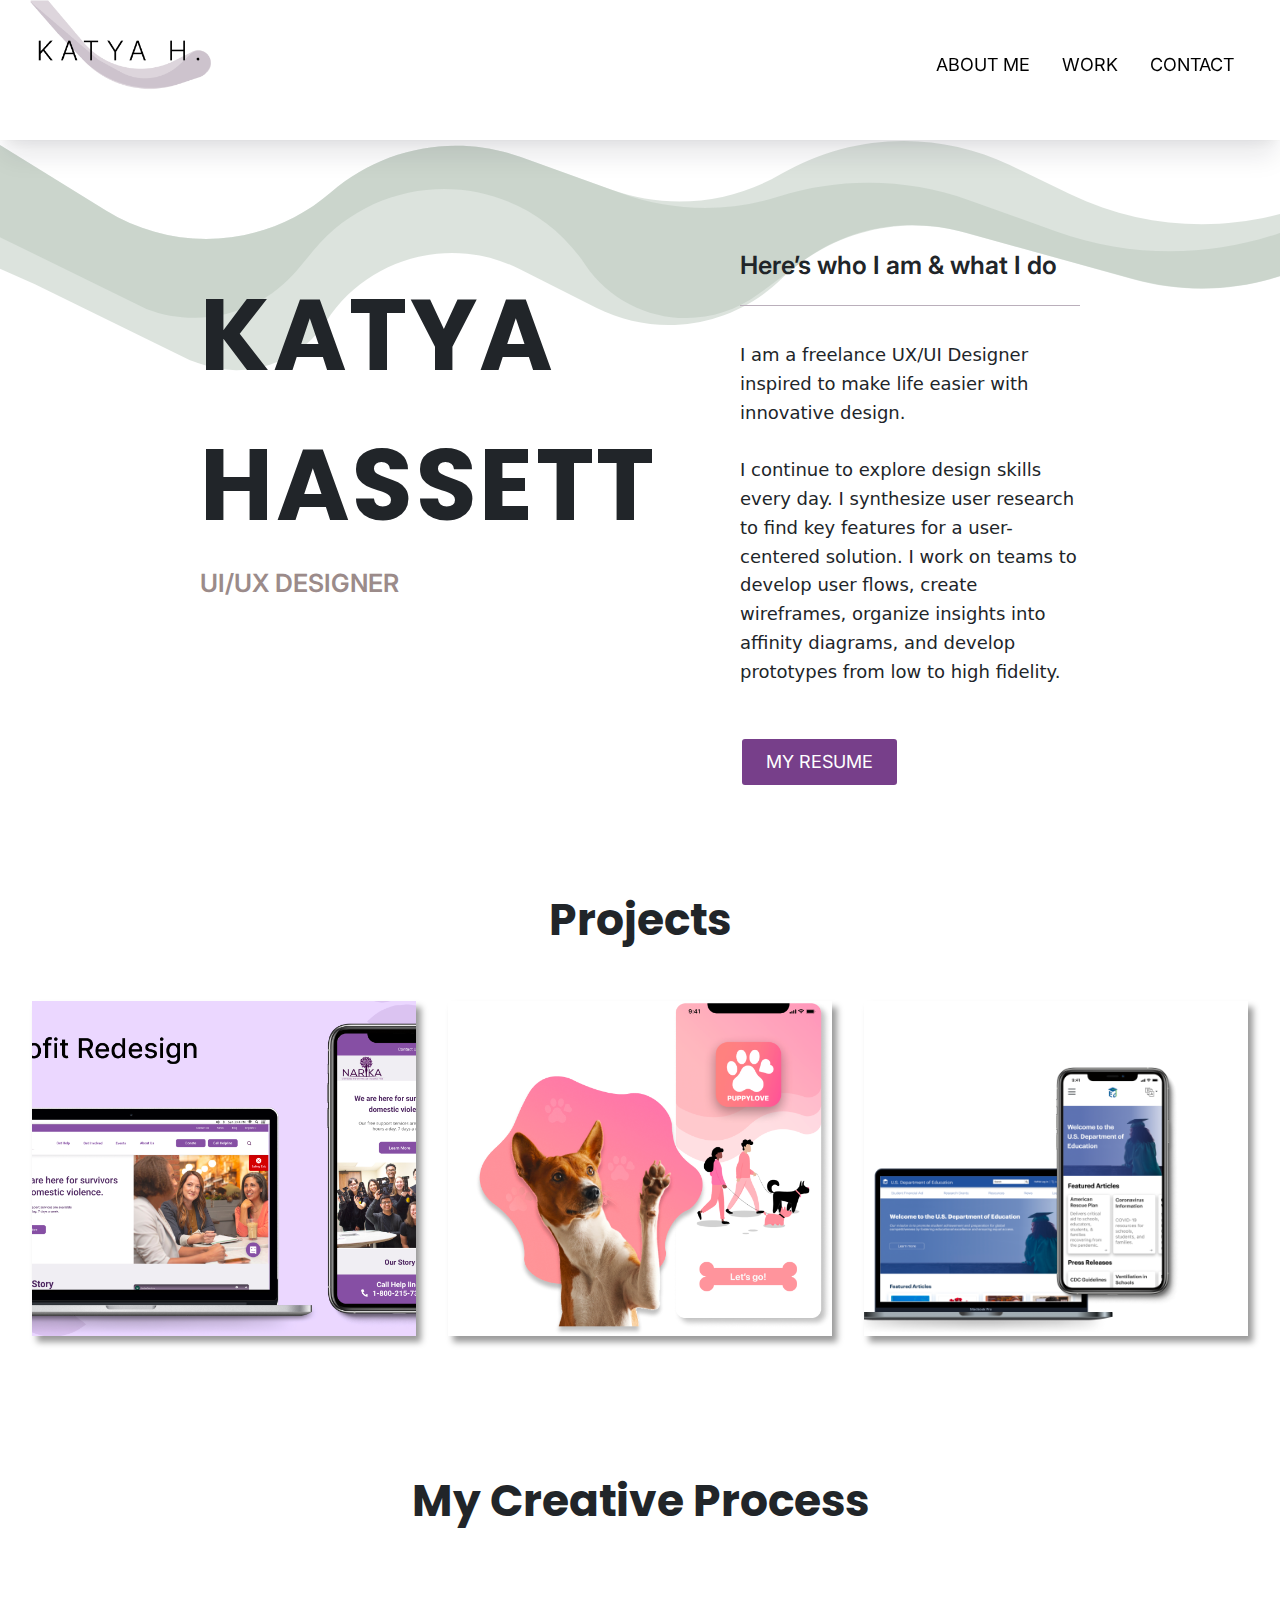
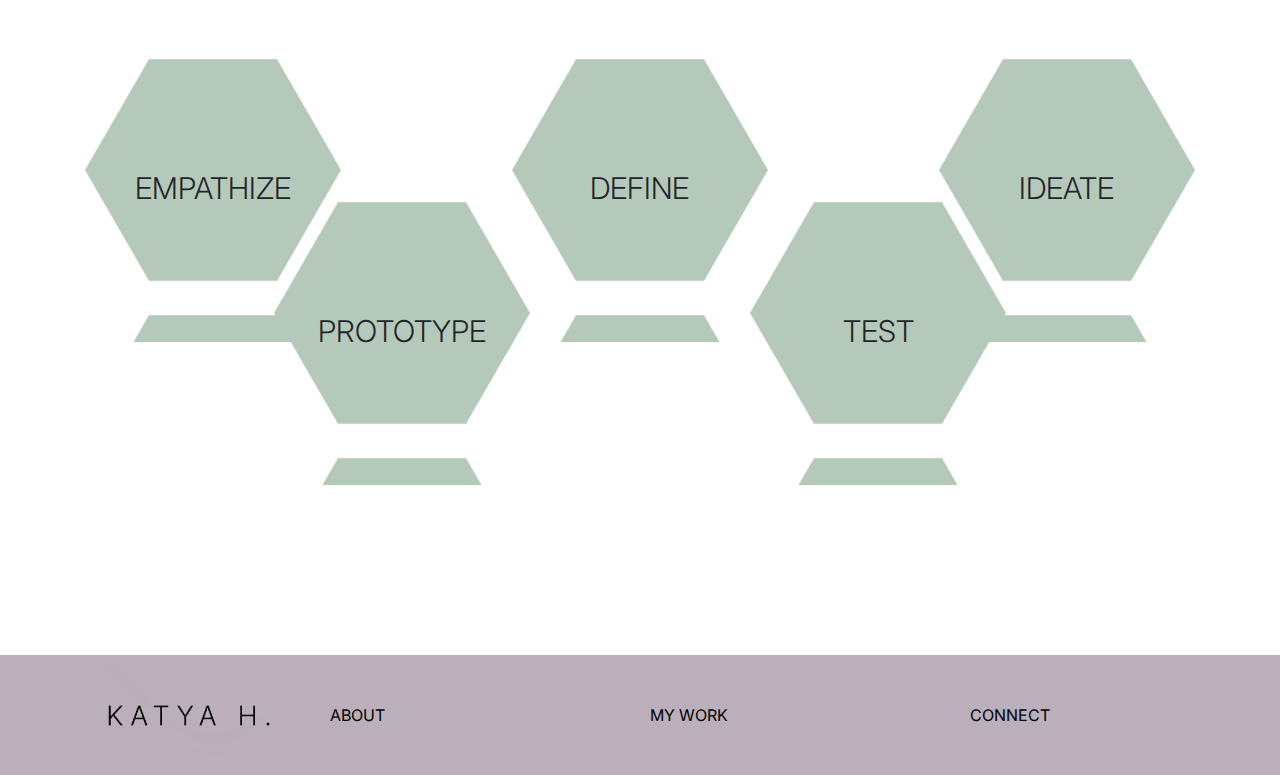
<file: index.html>
<!DOCTYPE html>
<html>
    <head>
        <!-- Hotjar Tracking Code for https://khassett.github.io/UX_UI_HW_19/ -->
        <script>
            (function(h,o,t,j,a,r){
                h.hj=h.hj||function(){(h.hj.q=h.hj.q||[]).push(arguments)};
                h._hjSettings={hjid:2641398,hjsv:6};
                a=o.getElementsByTagName('head')[0];
                r=o.createElement('script');r.async=1;
                r.src=t+h._hjSettings.hjid+j+h._hjSettings.hjsv;
                a.appendChild(r);
            })(window,document,'https://static.hotjar.com/c/hotjar-','.js?sv=');
        </script>
        <meta name="viewport" content="width=device-width, initial-scale=1">
        <link rel="stylesheet" href="https://stackpath.bootstrapcdn.com/bootstrap/4.3.1/css/bootstrap.min.css" integrity="sha384-ggOyR0iXCbMQv3Xipma34MD+dH/1fQ784/j6cY/iJTQUOhcWr7x9JvoRxT2MZw1T" crossorigin="anonymous">
        <script src="https://ajax.googleapis.com/ajax/libs/jquery/3.5.1/jquery.min.js"></script>
        <script src="js/index.js"></script>

        <title>Katya Hassett</title>
        <link rel="stylesheet" href="style.css">
        <link rel="preconnect" href="https://fonts.googleapis.com">
        <link rel="preconnect" href="https://fonts.gstatic.com" crossorigin>
        <link href="https://fonts.googleapis.com/css2?family=Poppins:wght@400;700&display=swap" rel="stylesheet">
        <link rel="preconnect" href="https://fonts.googleapis.com">
        <link rel="preconnect" href="https://fonts.gstatic.com" crossorigin>
        <link href="https://fonts.googleapis.com/css2?family=Inter:wght@300;400;500;600;700&display=swap" rel="stylesheet">
    </head>

    <body class="mysite">
        <header id="navbar" class="navbar sticky-top navbar navbar-light nav" style="background-color: #ffffff";>
            <a href="index.html">
                <img id ="logo" src="./images/logo.png" alt="Katya H. Logo">
            </a>

            <ul class="main-nav nav-items">
                <li class="nav-li"><a href="aboutme.html">ABOUT ME</a></li>
                <li class="nav-li"><a href="myWork.html">WORK</a></li>
                <li class="nav-li"><a href="contact.html">CONTACT</a></li>
            </ul>
        </header> 
        <main class="main-content">
            <div class="swirl"> 
                <svg height="500" width="100%" left="109px" position="absolute" fill="none" xmlns="http://www.w3.org/2000/svg">
                 <path opacity="0.5" d="M-635.546 -806.524L-600.464 -797.242C-524.139 -777.048 -494.987 -684.147 -546.091 -623.966C-564.326 -602.493 -573.39 -574.713 -571.328 -546.617L-530.932 3.82957C-529.333 25.6133 -523.881 46.9405 -514.829 66.8188C-483.574 135.454 -416.501 174.691 -347.272 174.962C-323.124 143.686 -281.341 130.344 -243.001 142.946L-222.844 129.457C-155.665 84.5042 -68.4273 82.9039 0.355499 125.363L105.905 190.518C176.856 234.316 268.036 226.934 331.017 172.294C383.183 127.037 455.743 113.524 520.703 136.969L610.84 169.501C667.039 189.784 729.334 184.155 780.987 154.124C851.05 113.389 936.742 110.006 1009.8 145.089L1069.78 173.891C1208.52 240.518 1367.6 192.579 1450.83 76.5283C1454.19 63.7051 1456.61 50.4302 1458 36.7646L1480.3 -507.457L1452.62 -579.404C1436.49 -621.326 1401.56 -653.204 1358.35 -665.444L1181.42 -715.552C1047.68 -753.429 1076.8 -950.815 1215.78 -948.464C1255.84 -947.786 1292.86 -926.94 1314.22 -893.033L1428.93 -710.891C1465.44 -652.918 1483.49 -585.224 1480.68 -516.769L1480.3 -507.457L1523.56 -395.01C1547.64 -332.418 1552.58 -264.081 1537.73 -198.68L1500.38 -34.0958C1490.98 7.31252 1473.79 44.5124 1450.83 76.5283C1415.08 213.021 1272.93 298.347 1132.11 259.029L965.253 212.443C910.899 197.267 852.614 206.936 806.072 238.851L803.864 240.364C795.97 245.777 788.576 251.884 781.768 258.612C732.617 307.184 657.934 318.933 596.244 287.798L519.504 249.067C451.22 214.603 367.94 237.083 326.274 301.226C298.693 343.685 245.217 361.133 197.902 343.112L189.5 339.912L35 264.132L-234.518 146.189C-237.321 144.962 -240.152 143.882 -243.001 142.946L-244.178 143.733C-276.13 165.113 -311.981 175.101 -347.272 174.962C-351.553 180.507 -355.279 186.615 -358.335 193.242C-385.604 252.398 -463.111 266.927 -509.955 221.665L-589.72 144.592C-638.559 97.4022 -655.335 26.0364 -632.637 -37.9698L-570.357 -213.588C-543.804 -288.465 -584.027 -370.531 -659.475 -395.415C-704.349 -410.215 -738.886 -446.421 -751.553 -491.943L-794.337 -645.696C-821.315 -742.649 -732.834 -832.264 -635.546 -806.524Z" fill="#B9C8BC"/>
                <path opacity="0.5" d="M-635.546 -806.524L-600.464 -797.242C-524.139 -777.048 -494.987 -684.147 -546.091 -623.966C-564.326 -602.493 -573.39 -574.713 -571.328 -546.617L-530.932 3.82957C-529.333 25.6133 -523.881 46.9405 -514.829 66.8188C-483.758 135.05 -417.289 174.228 -348.494 174.954C-324.246 139.016 -278.47 122.728 -236.15 136.887L-234.681 137.378L-222.844 129.457C-155.665 84.5042 -68.4273 82.9039 0.355499 125.363L105.905 190.518C176.856 234.316 268.036 226.934 331.017 172.294C383.183 127.037 455.743 113.524 520.703 136.969L621.23 173.251C672.004 191.576 727.387 192.735 778.883 176.551C840.926 157.052 907.639 158.348 968.878 180.241L1056.19 211.456C1205 264.656 1363.96 207.209 1448.2 85.7129C1452.94 70.0766 1456.26 53.7215 1458 36.7646L1480.3 -507.457L1452.62 -579.404C1436.49 -621.326 1401.56 -653.204 1358.35 -665.444L1181.42 -715.552C1047.68 -753.429 1076.8 -950.815 1215.78 -948.464C1255.84 -947.786 1292.86 -926.94 1314.22 -893.033L1428.93 -710.891C1465.44 -652.918 1483.49 -585.224 1480.68 -516.769L1480.3 -507.457L1523.56 -395.01C1547.64 -332.418 1552.58 -264.081 1537.73 -198.68L1499.95 -32.2079C1490.02 11.552 1472.12 51.2145 1448.2 85.7129C1408.69 216.129 1270.75 296.538 1133.64 258.956L959.83 211.318C916.788 199.52 870.523 204.165 830.553 224.02C821.26 228.635 812.308 234.108 803.974 240.287L758.394 274.082C702.636 315.422 623.645 301.795 584.961 244.163C521.961 150.302 386.515 143.153 313.984 229.861L297.449 249.629C260.673 293.593 200.064 309.401 146.5 289L-7.99998 213.22L-234.681 137.378L-244.178 143.733C-276.499 165.36 -312.809 175.33 -348.494 174.954C-351.423 179.295 -354.038 183.923 -356.295 188.818C-384.562 250.137 -464.902 265.197 -513.458 218.28L-589.72 144.592C-638.559 97.4022 -655.335 26.0364 -632.637 -37.9698L-570.357 -213.588C-543.804 -288.465 -584.027 -370.531 -659.475 -395.415C-704.349 -410.215 -738.886 -446.421 -751.553 -491.943L-794.337 -645.696C-821.315 -742.649 -732.834 -832.264 -635.546 -806.524Z" fill="#B9C8BC"/>
                </svg>
            </div>
                    
            <section class="wrapper">
                <div class="content-left">
                    <h1>KATYA HASSETT</h1>
                    <h2 id ="myTitle">UI/UX DESIGNER</h2>
                </div>
                <div class="content-right">
                    <h2 class="intro">Here’s who I am & what I do</h2>
                    <p>I am a freelance UX/UI Designer inspired to make life easier with <b>innovative design.</b><br/><br/>
                        I continue to explore design skills every day. I synthesize user research to find key features for a user-centered solution. I work on teams to develop user flows, create wireframes, organize insights into affinity diagrams, and develop prototypes from low to high fidelity. 
                    </p>
                    <button class="btn-cta">MY RESUME</button>
                </div>
            </section>

           

            <div class="container-projects">

                <div class="hp-projects text-center">
                    <h4>Projects</h4>
                </div>
            
                <div class="gallery">
            
                    <div class="gallery-item">
                        <img class="gallery-image" src="./images/narika.png" alt="person writing in a notebook beside by an iPad, laptop, printed photos, spectacles, and a cup of coffee on a saucer">
                    </div>
            
                    <div class="gallery-item">
                        <img class="gallery-image" src="./images/PuppyLove.png" alt="sunset behind San Francisco city skyline">
                    </div>
            
                    <div class="gallery-item">
                        <img class="gallery-image" src="./images/edgov.png" alt="people holding umbrellas on a busy street at night lit by street lights and illuminated signs in Tokyo, Japan">
                    </div>
            
                </div>
            
            </div>

            <div class="creative-process text-center">
                <h4>My Creative Process</h4>
            </div>

            <div class="wrapper-hex">
                <div class="hex-row1">
                    <div class="hex-col hex">
                        <h3 class="w-100">EMPATHIZE</h3>
                    </div>
                
                    <div class="hex-col hex">
                        <h3 class="w-100">DEFINE</h3>
                    </div>
                
                    <div class="hex-col hex">
                        <h3 class="w-100">IDEATE</h3>
                    </div>
                </div>

                <div class="hex-row2">
                    <div class="hex-col hex hex-row2-col1">
                        <h3 class="w-100">PROTOTYPE</h3>
                    </div>

                    <div class="hex-col hex">
                        <h3 class="w-100">TEST</h3>
                    </div>
                </div>
            </div>
        

        </main>

        <footer class="wrapper footer">
            <div class="footer-col">
                <a href="index.html">
                    <img class="logo-footer" id ="logo" src="./images/logo-footer.png" alt="Katya H. Logo">
                </a>
            </div>
            <div class="footer-col">
                <a>About</a> 
            </div>
            <div class="footer-col">
                <a>My Work</a> 
            </div><div class="footer-col">
                <a>Connect</a> 
            </div>
            
    
        </footer>

    </body>

</html>
</file>
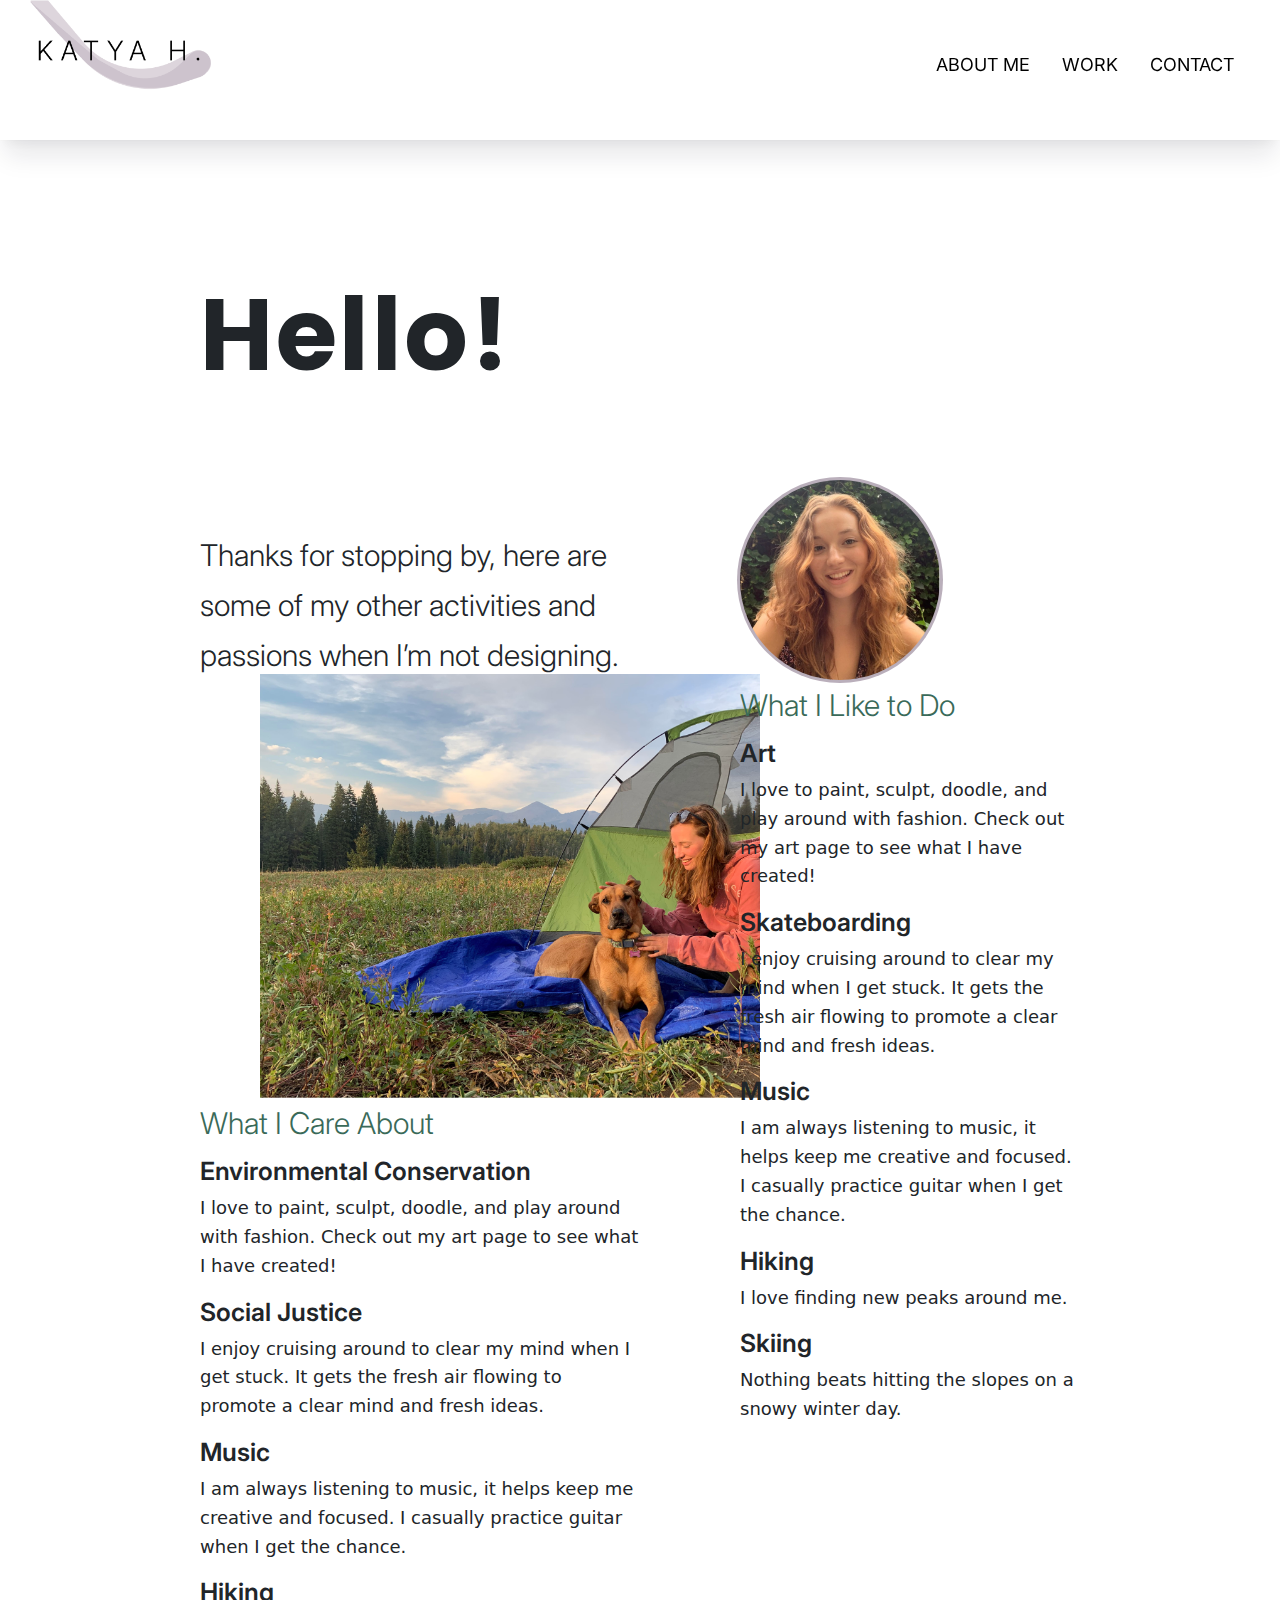
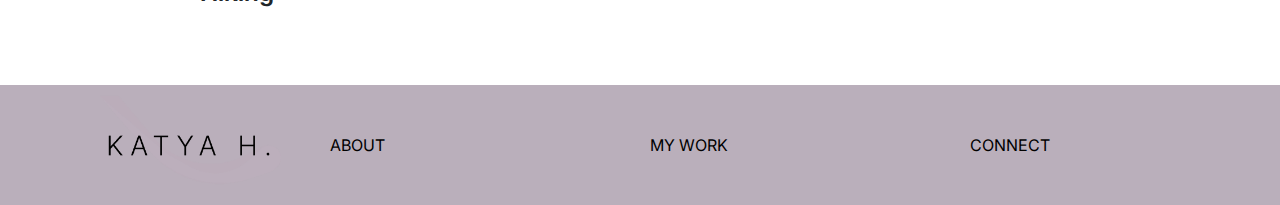
<file: aboutme.html>
<!DOCTYPE html>
<html>
    <head>
        <!-- Hotjar Tracking Code for https://khassett.github.io/UX_UI_HW_19/ -->
        <script>
            (function(h,o,t,j,a,r){
                h.hj=h.hj||function(){(h.hj.q=h.hj.q||[]).push(arguments)};
                h._hjSettings={hjid:2641398,hjsv:6};
                a=o.getElementsByTagName('head')[0];
                r=o.createElement('script');r.async=1;
                r.src=t+h._hjSettings.hjid+j+h._hjSettings.hjsv;
                a.appendChild(r);
            })(window,document,'https://static.hotjar.com/c/hotjar-','.js?sv=');
        </script>
        <meta name="viewport" content="width=device-width, initial-scale=1">
        <link rel="stylesheet" href="https://stackpath.bootstrapcdn.com/bootstrap/4.3.1/css/bootstrap.min.css" integrity="sha384-ggOyR0iXCbMQv3Xipma34MD+dH/1fQ784/j6cY/iJTQUOhcWr7x9JvoRxT2MZw1T" crossorigin="anonymous">
        <script src="https://ajax.googleapis.com/ajax/libs/jquery/3.5.1/jquery.min.js"></script>
        <script src="js/index.js"></script>

        <title>Katya Hassett</title>
        <link rel="stylesheet" href="style.css">
        <link rel="preconnect" href="https://fonts.googleapis.com">
        <link rel="preconnect" href="https://fonts.gstatic.com" crossorigin>
        <link href="https://fonts.googleapis.com/css2?family=Poppins:wght@400;700&display=swap" rel="stylesheet">
        <link rel="preconnect" href="https://fonts.googleapis.com">
        <link rel="preconnect" href="https://fonts.gstatic.com" crossorigin>
        <link href="https://fonts.googleapis.com/css2?family=Inter:wght@300;400;500;600;700&display=swap" rel="stylesheet">
    </head>

    <body class="mysite">
        <header class="navbar sticky-top navbar navbar-light nav" style="background-color: #ffffff";>
            <a href="index.html">
                <img id ="logo" src="./images/logo.png" alt="Katya H. Logo">
            </a>

            <ul class="main-nav nav-items">
                <li class="nav-li"><a href="aboutme.html">ABOUT ME</a></li>
                <li class="nav-li"><a href="myWork.html">WORK</a></li>
                <li class="nav-li"><a href="contact.html">CONTACT</a></li>
            </ul>
        </header>

        <main>
            <div>
                <h1 class="h1-placement">Hello!</h1>
            </div>
            
            <section class="wrapper">
                <div class="content-left">
                    <div>
                        <h3>Thanks for stopping by, here are some of my other activities and passions when I’m not designing. </h3>
                    </div>
                    <img class="work-img1" src="./images/camping-pic.png" alt="Camping">
                        <div>
                            <h3 style="color:#3A6A59";>What I Care About</h3>
                        </div> 
                            <h2>Environmental Conservation</h2>
                            <p>I love to paint, sculpt, doodle, and play around with fashion. Check out my art page to see what I have created!</p>
                            <h2>Social Justice</h2>
                            <p>I enjoy cruising around to clear my mind when I get stuck. It gets the fresh air flowing to promote a clear mind and fresh ideas.</p>
                            <h2>Music</h2>
                            <p>I am always listening to music, it helps keep me creative and focused. I casually practice guitar when I get the chance.</p>
                            <h2>Hiking</h2>
                            
                </div>

                <div class="content-right">
                    <div>
                       <img class="image" src="./images/profile.png" alt="Profile Image">
                    </div>
                        <div>
                            <h3 style="color:#3A6A59";>What I Like to Do</h3>
                        </div> 
                            <h2>Art</h2>
                            <p>I love to paint, sculpt, doodle, and play around with fashion. Check out my art page to see what I have created!</p>
                            <h2>Skateboarding</h2>
                            <p>I enjoy cruising around to clear my mind when I get stuck. It gets the fresh air flowing to promote a clear mind and fresh ideas.</p>
                            <h2>Music</h2>
                            <p>I am always listening to music, it helps keep me creative and focused. I casually practice guitar when I get the chance.</p>
                            <h2>Hiking</h2>
                            <p>I love finding new peaks around me.</p>
                            <h2>Skiing</h2>
                            <p>Nothing beats hitting the slopes on a snowy winter day.</p>
                                       
                </div>




        </main>

        <footer class="wrapper footer">
            <div class="footer-col">
                <a href="index.html">
                    <img class="logo-footer" id ="logo" src="./images/logo-footer.png" alt="Katya H. Logo">
                </a>
            </div>
            <div class="footer-col">
                <a>About</a> 
            </div>
            <div class="footer-col">
                <a>My Work</a> 
            </div><div class="footer-col">
                <a>Connect</a> 
            </div>
            
    
        </footer>
    
    </body>
</file>
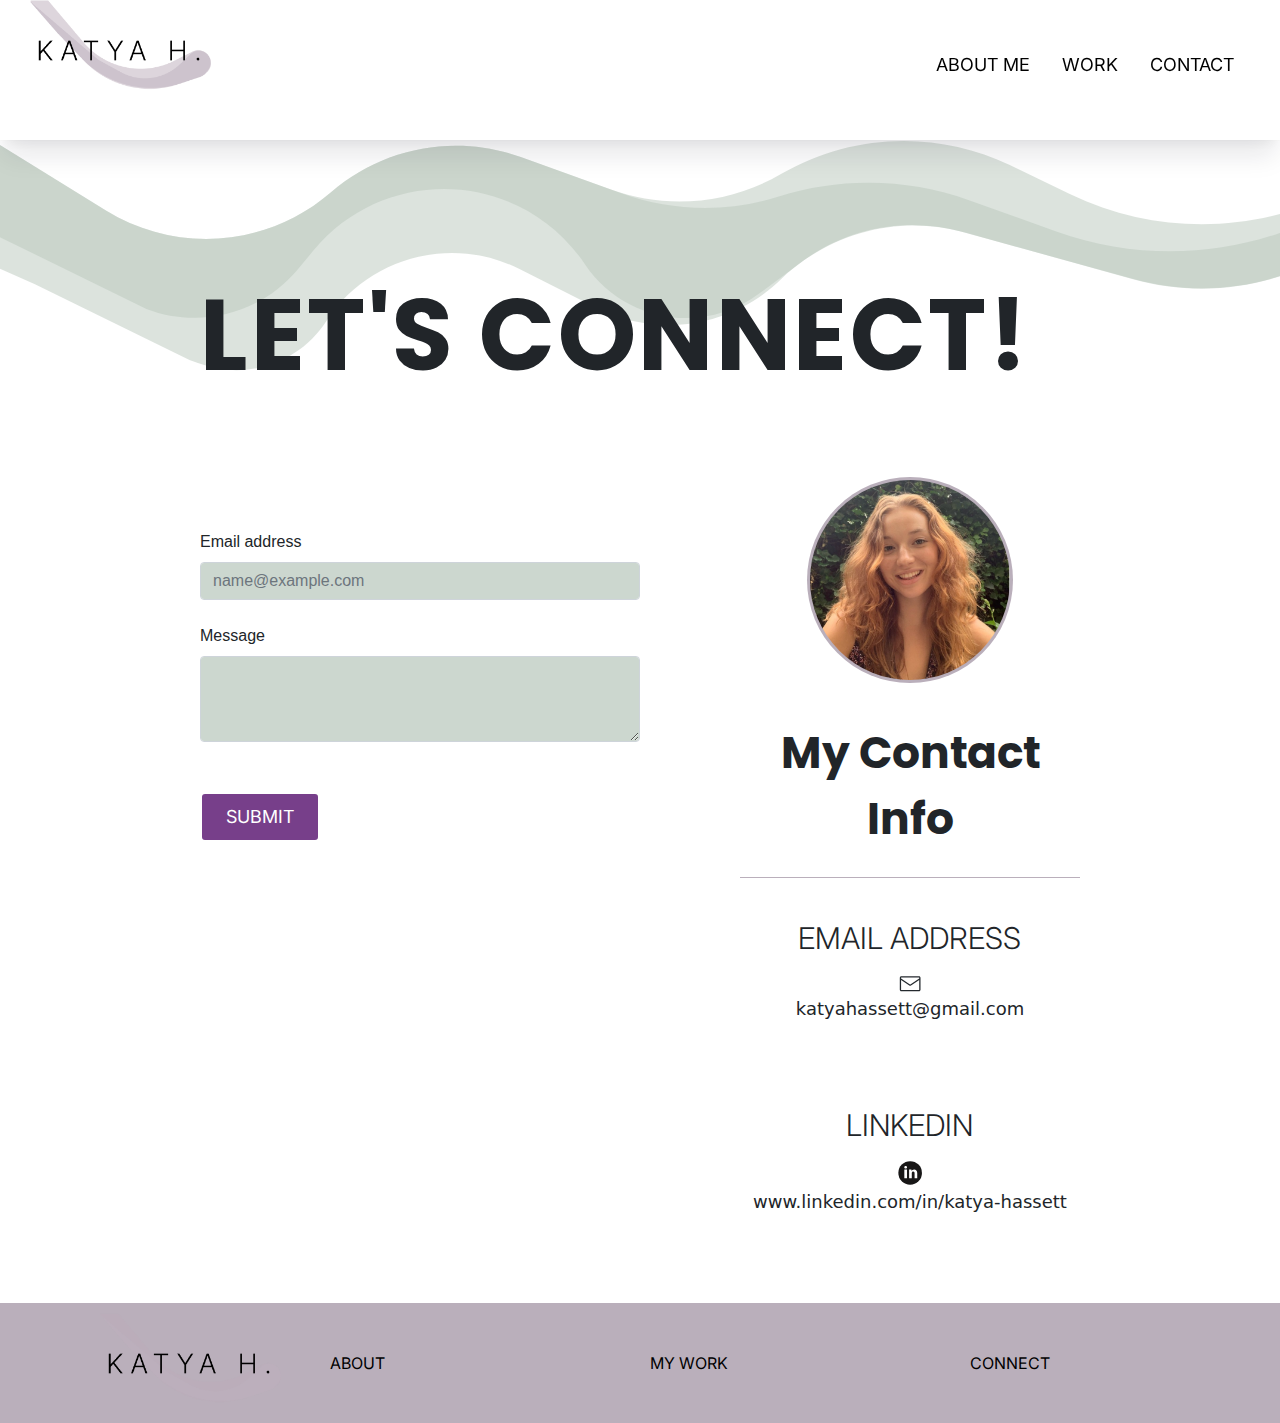
<file: contact.html>
<!DOCTYPE html>
<html>
    <head>
        <!-- Hotjar Tracking Code for https://khassett.github.io/UX_UI_HW_19/ -->
        <script>
            (function(h,o,t,j,a,r){
                h.hj=h.hj||function(){(h.hj.q=h.hj.q||[]).push(arguments)};
                h._hjSettings={hjid:2641398,hjsv:6};
                a=o.getElementsByTagName('head')[0];
                r=o.createElement('script');r.async=1;
                r.src=t+h._hjSettings.hjid+j+h._hjSettings.hjsv;
                a.appendChild(r);
            })(window,document,'https://static.hotjar.com/c/hotjar-','.js?sv=');
        </script>
        <meta name="viewport" content="width=device-width, initial-scale=1">
        <link rel="stylesheet" href="https://stackpath.bootstrapcdn.com/bootstrap/4.3.1/css/bootstrap.min.css" integrity="sha384-ggOyR0iXCbMQv3Xipma34MD+dH/1fQ784/j6cY/iJTQUOhcWr7x9JvoRxT2MZw1T" crossorigin="anonymous">
        <script src="https://ajax.googleapis.com/ajax/libs/jquery/3.5.1/jquery.min.js"></script>
        <script src="js/index.js"></script>

        <title>Katya Hassett</title>
        <link rel="stylesheet" href="style.css">
        <link rel="preconnect" href="https://fonts.googleapis.com">
        <link rel="preconnect" href="https://fonts.gstatic.com" crossorigin>
        <link href="https://fonts.googleapis.com/css2?family=Poppins:wght@400;700&display=swap" rel="stylesheet">
        <link rel="preconnect" href="https://fonts.googleapis.com">
        <link rel="preconnect" href="https://fonts.gstatic.com" crossorigin>
        <link href="https://fonts.googleapis.com/css2?family=Inter:wght@300;400;500;600;700&display=swap" rel="stylesheet">
    </head>
    <body class="mysite">
        <header id="navbar" class="navbar sticky-top navbar navbar-light nav" style="background-color: #ffffff";>
            <a href="index.html">
                <img id ="logo" src="./images/logo.png" alt="Katya H. Logo">
            </a>

            <ul class="main-nav nav-items">
                <li class="nav-li"><a href="aboutme.html">ABOUT ME</a></li>
                <li class="nav-li"><a href="myWork.html">WORK</a></li>
                <li class="nav-li"><a href="contact.html">CONTACT</a></li>
            </ul>
        </header> 

        <main class="main-content">
            <div class="swirl"> 
                <svg height="500" width="100%" left="109px" position="absolute" fill="none" xmlns="http://www.w3.org/2000/svg">
                 <path opacity="0.5" d="M-635.546 -806.524L-600.464 -797.242C-524.139 -777.048 -494.987 -684.147 -546.091 -623.966C-564.326 -602.493 -573.39 -574.713 -571.328 -546.617L-530.932 3.82957C-529.333 25.6133 -523.881 46.9405 -514.829 66.8188C-483.574 135.454 -416.501 174.691 -347.272 174.962C-323.124 143.686 -281.341 130.344 -243.001 142.946L-222.844 129.457C-155.665 84.5042 -68.4273 82.9039 0.355499 125.363L105.905 190.518C176.856 234.316 268.036 226.934 331.017 172.294C383.183 127.037 455.743 113.524 520.703 136.969L610.84 169.501C667.039 189.784 729.334 184.155 780.987 154.124C851.05 113.389 936.742 110.006 1009.8 145.089L1069.78 173.891C1208.52 240.518 1367.6 192.579 1450.83 76.5283C1454.19 63.7051 1456.61 50.4302 1458 36.7646L1480.3 -507.457L1452.62 -579.404C1436.49 -621.326 1401.56 -653.204 1358.35 -665.444L1181.42 -715.552C1047.68 -753.429 1076.8 -950.815 1215.78 -948.464C1255.84 -947.786 1292.86 -926.94 1314.22 -893.033L1428.93 -710.891C1465.44 -652.918 1483.49 -585.224 1480.68 -516.769L1480.3 -507.457L1523.56 -395.01C1547.64 -332.418 1552.58 -264.081 1537.73 -198.68L1500.38 -34.0958C1490.98 7.31252 1473.79 44.5124 1450.83 76.5283C1415.08 213.021 1272.93 298.347 1132.11 259.029L965.253 212.443C910.899 197.267 852.614 206.936 806.072 238.851L803.864 240.364C795.97 245.777 788.576 251.884 781.768 258.612C732.617 307.184 657.934 318.933 596.244 287.798L519.504 249.067C451.22 214.603 367.94 237.083 326.274 301.226C298.693 343.685 245.217 361.133 197.902 343.112L189.5 339.912L35 264.132L-234.518 146.189C-237.321 144.962 -240.152 143.882 -243.001 142.946L-244.178 143.733C-276.13 165.113 -311.981 175.101 -347.272 174.962C-351.553 180.507 -355.279 186.615 -358.335 193.242C-385.604 252.398 -463.111 266.927 -509.955 221.665L-589.72 144.592C-638.559 97.4022 -655.335 26.0364 -632.637 -37.9698L-570.357 -213.588C-543.804 -288.465 -584.027 -370.531 -659.475 -395.415C-704.349 -410.215 -738.886 -446.421 -751.553 -491.943L-794.337 -645.696C-821.315 -742.649 -732.834 -832.264 -635.546 -806.524Z" fill="#B9C8BC"/>
                <path opacity="0.5" d="M-635.546 -806.524L-600.464 -797.242C-524.139 -777.048 -494.987 -684.147 -546.091 -623.966C-564.326 -602.493 -573.39 -574.713 -571.328 -546.617L-530.932 3.82957C-529.333 25.6133 -523.881 46.9405 -514.829 66.8188C-483.758 135.05 -417.289 174.228 -348.494 174.954C-324.246 139.016 -278.47 122.728 -236.15 136.887L-234.681 137.378L-222.844 129.457C-155.665 84.5042 -68.4273 82.9039 0.355499 125.363L105.905 190.518C176.856 234.316 268.036 226.934 331.017 172.294C383.183 127.037 455.743 113.524 520.703 136.969L621.23 173.251C672.004 191.576 727.387 192.735 778.883 176.551C840.926 157.052 907.639 158.348 968.878 180.241L1056.19 211.456C1205 264.656 1363.96 207.209 1448.2 85.7129C1452.94 70.0766 1456.26 53.7215 1458 36.7646L1480.3 -507.457L1452.62 -579.404C1436.49 -621.326 1401.56 -653.204 1358.35 -665.444L1181.42 -715.552C1047.68 -753.429 1076.8 -950.815 1215.78 -948.464C1255.84 -947.786 1292.86 -926.94 1314.22 -893.033L1428.93 -710.891C1465.44 -652.918 1483.49 -585.224 1480.68 -516.769L1480.3 -507.457L1523.56 -395.01C1547.64 -332.418 1552.58 -264.081 1537.73 -198.68L1499.95 -32.2079C1490.02 11.552 1472.12 51.2145 1448.2 85.7129C1408.69 216.129 1270.75 296.538 1133.64 258.956L959.83 211.318C916.788 199.52 870.523 204.165 830.553 224.02C821.26 228.635 812.308 234.108 803.974 240.287L758.394 274.082C702.636 315.422 623.645 301.795 584.961 244.163C521.961 150.302 386.515 143.153 313.984 229.861L297.449 249.629C260.673 293.593 200.064 309.401 146.5 289L-7.99998 213.22L-234.681 137.378L-244.178 143.733C-276.499 165.36 -312.809 175.33 -348.494 174.954C-351.423 179.295 -354.038 183.923 -356.295 188.818C-384.562 250.137 -464.902 265.197 -513.458 218.28L-589.72 144.592C-638.559 97.4022 -655.335 26.0364 -632.637 -37.9698L-570.357 -213.588C-543.804 -288.465 -584.027 -370.531 -659.475 -395.415C-704.349 -410.215 -738.886 -446.421 -751.553 -491.943L-794.337 -645.696C-821.315 -742.649 -732.834 -832.264 -635.546 -806.524Z" fill="#B9C8BC"/>
                </svg>
            </div>
            <div>
                <h1 class="h1-placement">LET'S CONNECT!</h1>
            </div>
            <section class="wrapper">
                <div class="content-left">
                    <form>
                        <div class="form-group">
                          <label for="exampleFormControlInput1">Email address</label>
                          <input type="email" class="form-control" id="exampleFormControlInput1" placeholder="name@example.com">
                        </div>
                        <div class="form-group">
                          <label for="exampleFormControlTextarea1">Message</label>
                          <textarea class="form-control" id="exampleFormControlTextarea1" rows="3"></textarea>
                        </div>
                        <button type="submit" class="btn-cta">Submit</button>
                      </form>
                </div>
                <div class="content-right">
                    <div class="contact-info">
                       <img class="image" src="./images/profile.png" alt="Profile Image">
                    </div>
                    <div class="contact-info">
                        <h4 class="intro">My Contact Info</h4>
                        <div class="ci-email">
                            <h3>EMAIL ADDRESS</h3>
                            <div>
                                <svg width="22" height="16" viewBox="0 0 22 16" fill="none" xmlns="http://www.w3.org/2000/svg">
                                    <path fill-rule="evenodd" clip-rule="evenodd" d="M2.30661 0.218506C1.47207 0.218506 0.795532 0.895039 0.795532 1.72958V13.8182C0.795532 14.6528 1.47207 15.3293 2.30661 15.3293H20.0078C20.8424 15.3293 21.5189 14.6528 21.5189 13.8182V1.72958C21.5189 0.895039 20.8424 0.218506 20.0078 0.218506H2.30661ZM2.09074 1.72958C2.09074 1.61036 2.18739 1.51372 2.30661 1.51372H20.0078C20.127 1.51372 20.2237 1.61036 20.2237 1.72958V2.46489L11.278 8.50924C11.205 8.55858 11.1094 8.55858 11.0363 8.50924L2.09074 2.46492V1.72958ZM2.09074 4.02807V13.8182C2.09074 13.9374 2.18739 14.0341 2.30661 14.0341H20.0078C20.127 14.0341 20.2237 13.9374 20.2237 13.8182V4.02804L12.0032 9.58244C11.4921 9.92779 10.8223 9.92779 10.3112 9.58244L2.09074 4.02807Z" fill="#24292E"/>
                                </svg>
                            </div>
                            <p>katyahassett@gmail.com</p>
                        </div>
                        <div>
                            <h3>LINKEDIN</h3>
                            <div>
                                <svg width="30" height="30" viewBox="0 0 30 30" fill="none" xmlns="http://www.w3.org/2000/svg">
                                    <ellipse cx="15.1572" cy="14.9693" rx="11.8008" ry="11.8008" fill="#181717"/>
                                    <path fill-rule="evenodd" clip-rule="evenodd" d="M12.074 9.23635C12.074 9.971 11.5146 10.5655 10.6399 10.5655C9.79917 10.5655 9.23979 9.971 9.2571 9.23635C9.23979 8.46599 9.79916 7.88876 10.6566 7.88876C11.5146 7.88876 12.0572 8.46599 12.074 9.23635ZM9.32744 20.1728V11.6156H11.9869V20.1723H9.32744V20.1728Z" fill="white"/>
                                    <path fill-rule="evenodd" clip-rule="evenodd" d="M14.1184 14.3467C14.1184 13.2794 14.0833 12.3694 14.0481 11.6169H16.3581L16.4809 12.7892H16.5334C16.8834 12.2466 17.7582 11.4249 19.1755 11.4249C20.9251 11.4249 22.2375 12.5799 22.2375 15.0987V20.1742H19.578V15.4319C19.578 14.3289 19.1934 13.5769 18.231 13.5769C17.4958 13.5769 17.0587 14.0843 16.8839 14.5739C16.8136 14.7492 16.779 14.9937 16.779 15.2393V20.1742H14.1195V14.3467H14.1184Z" fill="white"/>
                                </svg>        
                            </div>
                            <p>www.linkedin.com/in/katya-hassett</p>
                        </div>

                            
                    </div>
                    
                </div>
            </section>



                <footer class="wrapper footer">
                    <div class="footer-col">
                        <a href="index.html">
                            <img class="logo-footer" id ="logo" src="./images/logo-footer.png" alt="Katya H. Logo">
                        </a>
                    </div>
                    <div class="footer-col">
                        <a>About</a> 
                    </div>
                    <div class="footer-col">
                        <a>My Work</a> 
                    </div><div class="footer-col">
                        <a>Connect</a> 
                    </div>
                    
            
                </footer>
        
            </body>
        
        </html>
</file>
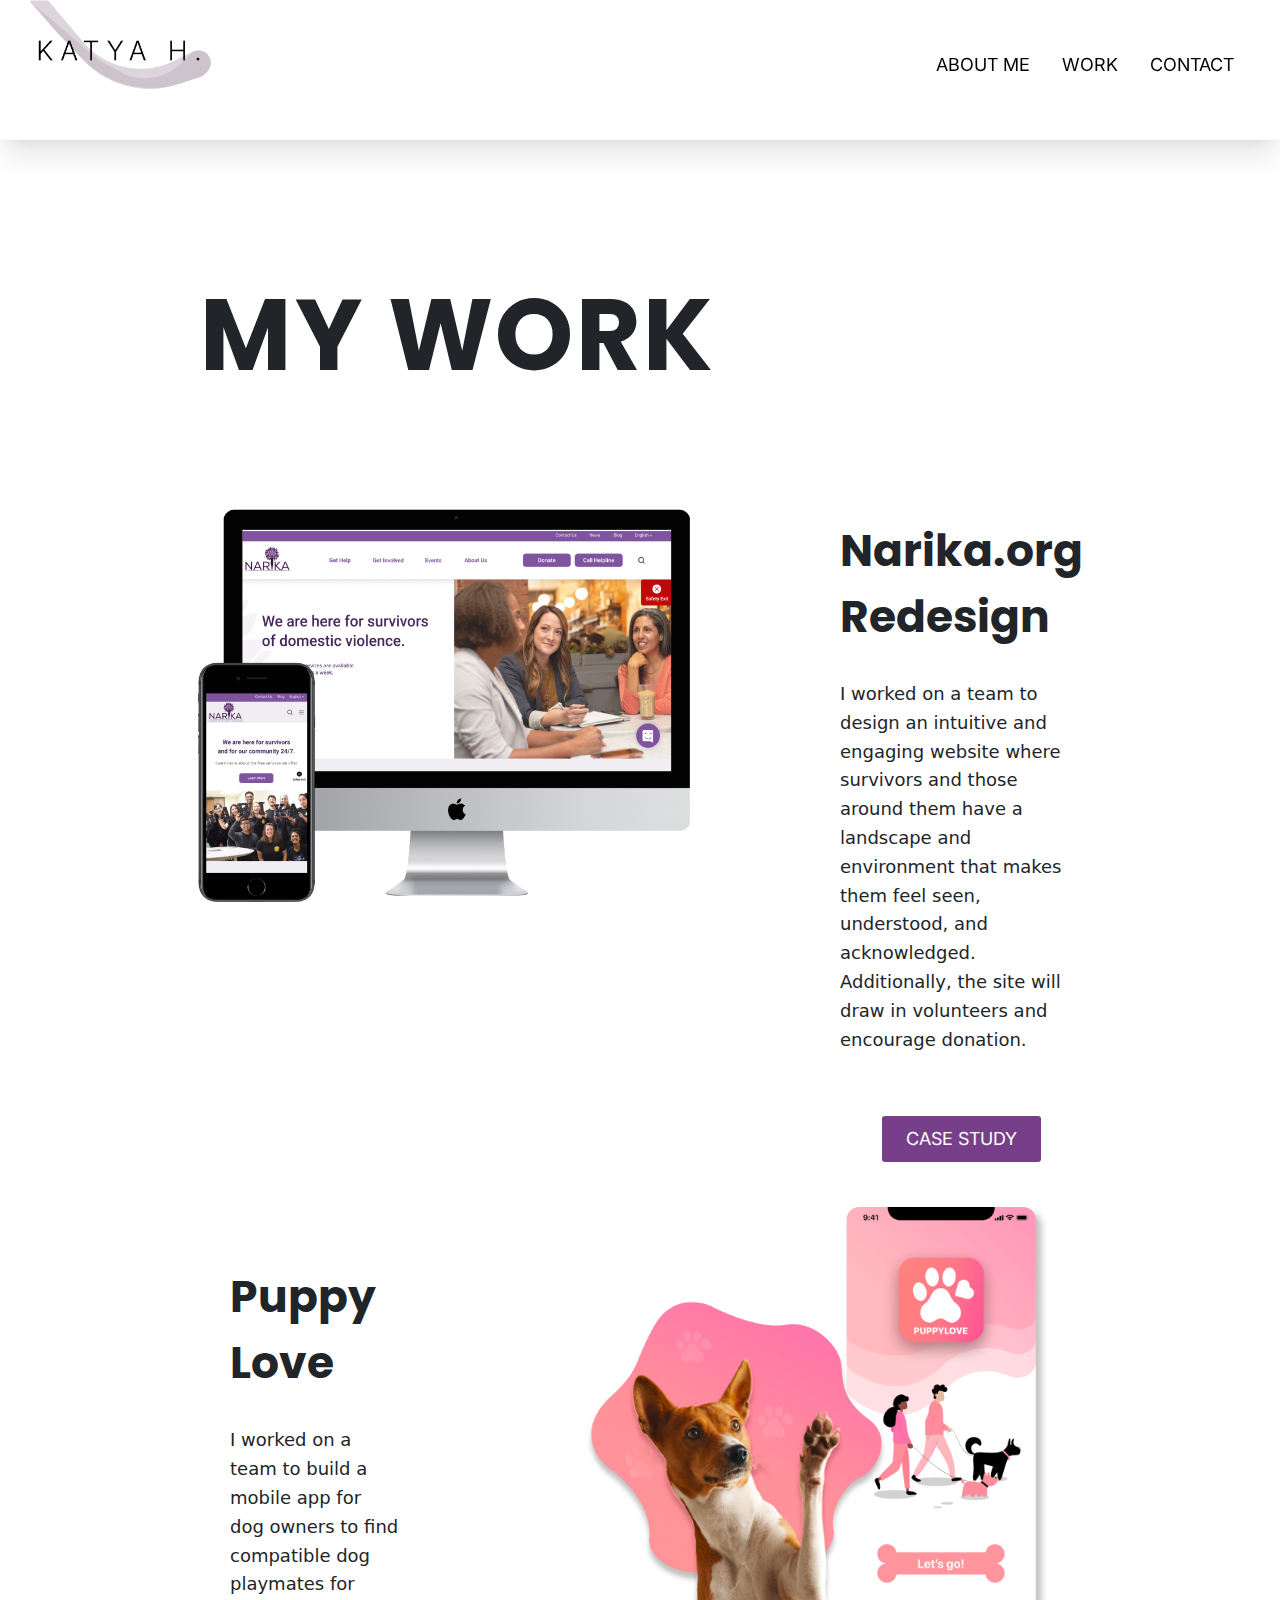
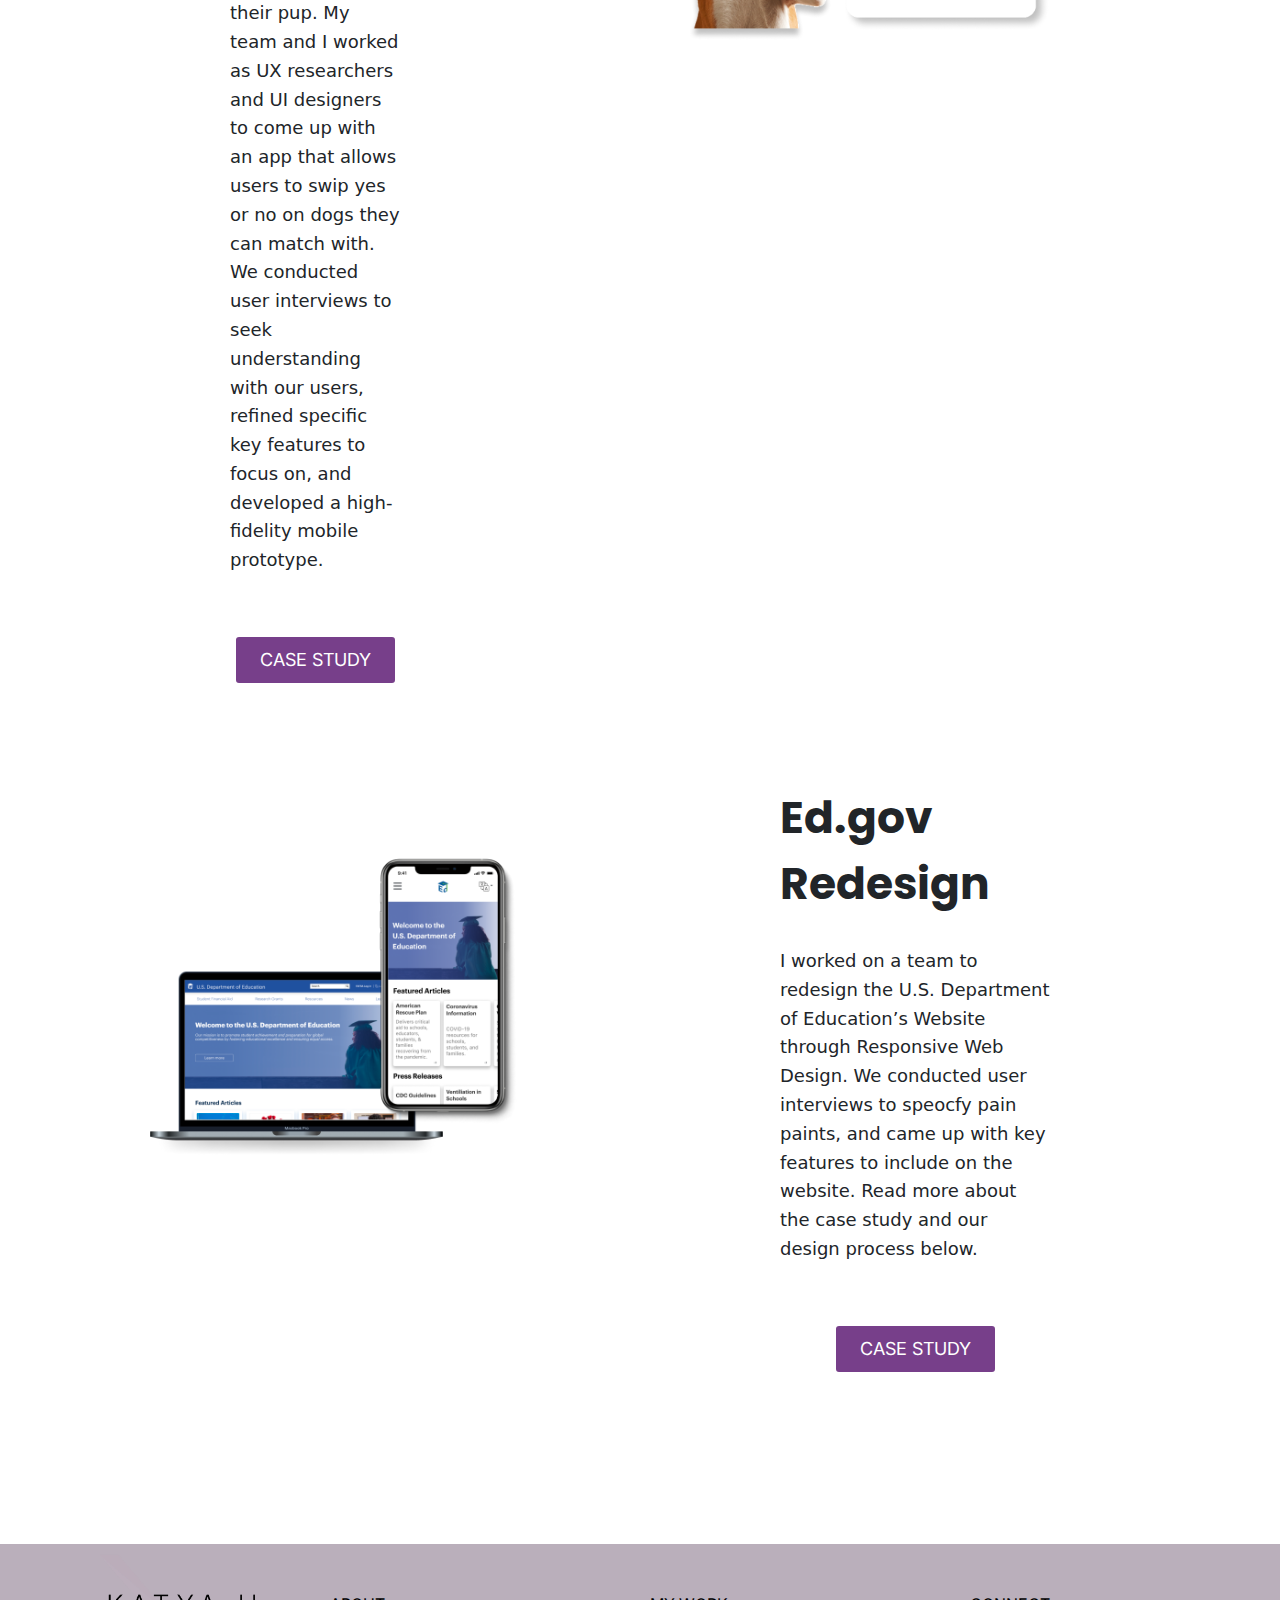
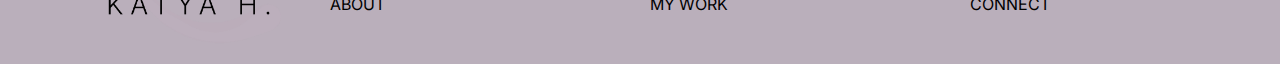
<file: myWork.html>
<!DOCTYPE html>
<html>
    <head>
        <!-- Hotjar Tracking Code for https://khassett.github.io/UX_UI_HW_19/ -->
        <script>
            (function(h,o,t,j,a,r){
                h.hj=h.hj||function(){(h.hj.q=h.hj.q||[]).push(arguments)};
                h._hjSettings={hjid:2641398,hjsv:6};
                a=o.getElementsByTagName('head')[0];
                r=o.createElement('script');r.async=1;
                r.src=t+h._hjSettings.hjid+j+h._hjSettings.hjsv;
                a.appendChild(r);
            })(window,document,'https://static.hotjar.com/c/hotjar-','.js?sv=');
        </script>
        <meta name="viewport" content="width=device-width, initial-scale=1">
        <link rel="stylesheet" href="https://stackpath.bootstrapcdn.com/bootstrap/4.3.1/css/bootstrap.min.css" integrity="sha384-ggOyR0iXCbMQv3Xipma34MD+dH/1fQ784/j6cY/iJTQUOhcWr7x9JvoRxT2MZw1T" crossorigin="anonymous">
        <script src="https://ajax.googleapis.com/ajax/libs/jquery/3.5.1/jquery.min.js"></script>
        <script src="js/index.js"></script>

        <title>Katya Hassett</title>
        <link rel="stylesheet" href="style.css">
        <link rel="preconnect" href="https://fonts.googleapis.com">
        <link rel="preconnect" href="https://fonts.gstatic.com" crossorigin>
        <link href="https://fonts.googleapis.com/css2?family=Poppins:wght@400;700&display=swap" rel="stylesheet">
        <link rel="preconnect" href="https://fonts.googleapis.com">
        <link rel="preconnect" href="https://fonts.gstatic.com" crossorigin>
        <link href="https://fonts.googleapis.com/css2?family=Inter:wght@300;400;500;600;700&display=swap" rel="stylesheet">
    </head>

    <body class="mysite">
        <header class="navbar sticky-top navbar navbar-light nav" style="background-color: #ffffff";>
            <a href="index.html">
                <img id ="logo" src="./images/logo.png" alt="Katya H. Logo">
            </a>

            <ul class="main-nav nav-items">
                <li class="nav-li"><a href="aboutme.html">ABOUT ME</a></li>
                <li class="nav-li"><a href="myWork.html">WORK</a></li>
                <li class="nav-li"><a href="contact.html">CONTACT</a></li>
            </ul>
        </header>
        
    <main>
            <div>
                <h1 class="h1-placement">MY WORK</h1>
            </div>

        <div class="container-fluid">
            <div class="work-row">
                    <a href='Narika_cs.html'><img class="work-img1" src="./images/cs-img1.png" alt="Narika"></a> 
            

                <div class="work-col1">
                    <h4 class="work-h4">Narika.org Redesign</h4>
                    <p>I worked on a team to design an intuitive and engaging website where survivors and those around them have a landscape and environment that makes them feel seen, understood, and acknowledged. Additionally, the site will draw in volunteers and encourage donation.</p>
                    <a href='Narika_cs.html'><button class="btn-cta casestudy">Case Study</button></a> 
                </div>
            </div>

            <div class="work-row">
                <div class="work-col1">
                    <h4>Puppy Love</h4>
                    <p>I worked on a team to build a mobile app for dog owners to find compatible dog playmates for their pup. My team and I worked as UX researchers and UI designers to come up with an app that allows users to swip yes or no on dogs they can match with. We conducted user interviews to seek understanding with our users, refined specific key features to focus on, and developed a high-fidelity mobile prototype. </p>
                    <a href='https://docs.google.com/presentation/d/1ajI5k-NkzrRevoqYjwK7u3XILiAh15iGUS6F7MVBhxA/edit#slide=id.p'target="_blank"><button class="btn-cta casestudy">Case Study</button></a>
                </div>
                <a href='casestudy.html'><img class="work-img2" src="./images/PuppyLove.png" alt="Puppy Love"></a>
            </div>

            <div class="work-row">
                <a href='#'><img class="work-img3" src="./images/edgov.png" alt="Ed.gov"></a>

                <div class="work-col1">
                    <h4>Ed.gov Redesign</h4>
                    <p>I worked on a team to redesign the U.S. Department of Education’s Website through Responsive Web Design. We conducted user interviews to speocfy pain paints, and came up with key features to include on the website. Read more about the case study and our design process below.</p>
                    <a href='https://docs.google.com/presentation/d/1SAbUcQoJUoGoUKVV7TlJT52LsBXGVdknOadE5cpK_xw/edit?usp=sharing'target="_blank"><button class="btn-cta casestudy">Case Study</button></a>
                </div>
            </div>
        </div>
    </main>

    <footer class="wrapper footer">
        <div class="footer-col">
            <a href="index.html">
                <img class="logo-footer" id ="logo" src="./images/logo-footer.png" alt="Katya H. Logo">
            </a>
        </div>
        <div class="footer-col">
            <a>About</a> 
        </div>
        <div class="footer-col">
            <a>My Work</a> 
        </div><div class="footer-col">
            <a>Connect</a> 
        </div>
        

    </footer>

</body>
    
        </footer>

    </body>
</html>
</file>
<file: style.css>
a:hover {
        text-decoration: none;
        font-weight: 600;
        color: black;
    }

    .grid-container {
        display: grid;
        grid-template-areas:
          'main main';
        grid-gap: 10px;
        background-color: #2196F3;
        padding: 10px;
        } 
      
        .item1 { grid-area: header; }
        .item2 { grid-area: main; }
        .item3 { grid-area: right; }
        .item4 { grid-area: footer; }
    
    .swirl{
        position: absolute;
        z-index: -999;
        top: 20px;
        width: 100%;
    }
    
    /* STYLING */

    h1{
        font-family: Poppins;
        font-style: normal;
        font-weight: bold;
        font-size: 100px;
        line-height: 150px;
        letter-spacing: 0.025em;
    }
    
    h2{
        font-family: Inter;
        font-style: normal;
        font-weight: 600;
        font-size: 25px;
        line-height: 30px;
    }
    
    h3{
        font-family: Inter;
        font-style: normal;
        font-weight: 300;
        font-size: 30px;
        line-height: 50px;
    }
    
    h4{
        font-family: Poppins;
        font-style: normal;
        font-weight: bold;
        font-size: 44px;
        line-height: 66px;
    }


    h4:before, h4:after {
        background-color: #fff;
        content: " ";
    }

    p{
        font-family: "Avenir Next", "Avenir", "Avenir Next W01", system-ui, sans-serif;
        font-style: normal;
        font-weight: 300;
        font-size: 18px;
        line-height: 1.6;
    }

    /* PAGE LAYOUT */

    .mysite{
        display: flex;
        min-height: 100vh;
        flex-direction: column;
        margin: 0px;
    }

    .content-left{
        margin-top: 70px;
        width: 50%;
        padding:0 0 0 200px;
    }

    .content-right{
        width: 50%;
        padding: 20px 200px 0px 100px;
    }
    
    #myTitle{
        color: #9B8B8A;
    }    

    .h1-placement{
        margin-top: 70px;
        padding: 50px 0 0 200px;
    }

    .text-link:hover{
        color:rgb(119, 119, 119);
        text-transform: underline;
        cursor: pointer;
    }

    /* NAVIGATION BAR */
    
    .nav{
        width:100%;
        padding: 0px 30px 40px;
        display: flex;
        font-family: "Inter", sans-serif;
        font-size: 18px;
        flex-direction: row;
        background-color: rgb(239 238 238);
        box-shadow: 0px 0px 1px rgba(15, 23, 42, 0.06), 0px 20px 25px -5px rgba(15, 23, 42, 0.1), 0px 10px 10px -5px rgba(15, 23, 42, 0.04);
        transition: 0.4s;
    }
    
    
    a {
        text-decoration: none;
        color: #000;
    }
    
    .main-nav{
        display: flex;
        flex-direction: row; 
        justify-content: end;
        align-items: center;
    }

    #logo{
        margin: 0px;
        height: 100px;
        text-align: center;
        float: left;
    }
    
    .header {
            flex-direction: row;
            justify-content: left;
            width: 80%;
            margin: 0 auto;
            max-width: 1150px;
        }

    .nav-li {
        float: right;
        display: block;
        color: black;
        text-align: center;
        padding: 16px 16px 5px 16px;
        text-decoration: none;
        border-bottom: 2px solid white;
    }

    .nav-li:hover {
        text-decoration: none;
        border-bottom: 2px solid wheat;
    }

    .nav-li.selected {
        border-bottom: 2px solid wheat;
    }


    .nav-items{
        list-style-type: none;
        margin: 0;
        margin-top: 20px;
        padding: 0;
        overflow: hidden;
    }

    .ul-bullet{
        width: 100%;
        margin-left: auto;
        margin: 0;
        padding: 0;
        overflow: hidden;
    }
    
    .wrapper {
        display: flex;
        flex-direction: row;
        margin-top: 50px;
    }
    
       
    .intro{
        padding: 40px 0 25px 0;
        border-bottom: 1px solid #BAAFBB;
        margin-bottom: 35px;
    }

    
    /* BUTTONS */

    .btn-cta{
        border: 2px solid white;
        background-color: #773F8A;
        font-size: 18px;
        margin-top: 50px;

        /* Auto Layout */
        display: flex;
        justify-content: center;
        align-items: center;
        padding: 12px 24px;
        border-radius: 5px;

        font-family: Inter;
        font-style: normal;
        font-weight: 200;
        font-size: 18px;
        line-height: 22px;

        align-items: center;
        text-align: center;

        color: #FFF;
        font-weight: 400;
        text-transform: uppercase;
    }
    
    .btn-cta:hover {
        border: 2px solid #FFFF;
        background: #914DA8;
        cursor: pointer;
        color: #fff;

    }

    .creative-process{
        padding: 100px 0;
        margin: auto;
    }

    .hp-projects{
        padding: 100px 0 40px 0;
        margin: auto;
    }
    
    .card-margin{
        margin: auto;
    }

    .footer{
        font-family: Inter;
        background-color: #BAAFBB;
        width: 100%;
        color: black;
        text-transform: uppercase;
        margin-top: 70px;
    }

    .footer-col{
        width: 25%;
        padding: 10px;
        align-items: center;
        display: flex;
        align-items: center;
    }

    .footer-col:first-child{
        padding: 10px 10px 10px 100px;
    }

    .logo-footer{
        height: max-content;
    }

    .m-a{
        margin: auto;
    } 
    
    /* Create four equal columns that floats next to each other */
    .row-third {
    width: 33%;
    flex-grow: 1;
    display: flex;
    flex-direction: column;
    justify-content: space-between;
    align-items: baseline;
    }
    
    /* Content */
    .content {
    background-color: white;
    padding: 50px;
    display:flex;
    flex-direction: column;
    align-items: center;
    }

    .casestudy{
        margin: auto;
        align-items:center;
    }

/* TOOLS */

    .container{
        justify-content: space-around;
        align-items: baseline;

    }

    .column-tools-top{
        width: 33%;
        padding: 50px 0px;
        text-align: center;
    }

    .column-tools-bottom{
        width: 50%;
        padding: 0px 0px 50px 0px;
        text-align: center;
    }

    .svg{
        width: 80px;
        height: 80px;
        background-color: #B9C8BC;
        border-radius: 50%;
        margin: auto;
    }

    .svg-wrapper{
        width: 200px;
        height: 200px;
        background-color: #B9C8BC;
        border-radius: 50%;
        margin: auto;
        display: flex;
    }

    .icon{
        color: wheat;
    }
    
    /* HEXAGONS */

    .wrapper-hex {
        display: flex;
        flex-direction: column;
    }
      
    .hex-row1 {
        display: flex;
        flex-direction: row;
        justify-content: space-around;
        pointer-events: none;
    }

    .hex-row1 ul{
        list-style-type: none;
        text-align: left;
        padding: 0;
    }

    .hex-row2 {
        display: flex;
        flex-direction: row;
        margin-top: -157px;
        margin-bottom: 100px;
        justify-content: center;
        pointer-events: none;
    }

    .hex-row2 ul{
        list-style-type: none;
        text-align: left;
        padding: 0;
    }

    .hex-col {
        width: 20%;
        height: 500px;
    }

    .hex-row2-col1 {
        margin-right: 220px;
    }

    .hex{    
        height: 300px;
        background-image: url("./images/Hexagon-light.png");
        background-size: 100%;
        text-align: center;
        display: flex;
        align-items: center;
        pointer-events: auto;
    }

    .hex-top{
        width: 33%;
    }
    
    .hex:hover{
        background-image: url("./images/hexagon-dark.png");
        color: white;
    }

    /* Homepage Projects*/
            /*

All grid code is placed in a 'supports' rule (feature query) at the bottom of the CSS (Line 77). 
        
The 'supports' rule will only run if your browser supports CSS grid.

Flexbox is used as a fallback so that browsers which don't support grid will still recieve an identical layout.

*/


    *,
    *::before,
    *::after {
        box-sizing: border-box;
    }

    .body-projects {
        min-height: 100vh;
        background-color: #fafafa;
    }

    .container-projects {
        max-width: 100rem;
        margin: 0 auto;
        padding: 0 2rem 2rem;
    }

    .heading-projects {
        font-family: "Montserrat", Arial, sans-serif;
        font-size: 4rem;
        font-weight: 500;
        line-height: 1.5;
        text-align: center;
        padding: 3.5rem 0;
        color: #1a1a1a;
    }

    .heading span {
        display: block;
    }

    .gallery {
        display: flex;
        flex-wrap: wrap;
        /* Compensate for excess margin on outer gallery flex items */
        margin: -1rem -1rem;
    }

    .gallery-item {
        /* Minimum width of 24rem and grow to fit available space */
        flex: 1 0 24rem;
        /* Margin value should be half of grid-gap value as margins on flex items don't collapse */
        margin: 1rem;
        box-shadow: 0.3rem 0.4rem 0.4rem rgba(0, 0, 0, 0.4);
        overflow: hidden;
    }

    .gallery-image {
        display: block;
        width: 100%;
        height: 100%;
        object-fit: cover;
        transition: transform 400ms ease-out;
    }

    .gallery-image:hover {
        transform: scale(1.15);
    }

    /*

    The following rule will only run if your browser supports CSS grid.

    Remove or comment-out the code block below to see how the browser will fall-back to flexbox styling. 

    */

    @supports (display: grid) {
        .gallery {
            display: grid;
            grid-template-columns: repeat(auto-fit, minmax(24rem, 1fr));
            grid-gap: 2rem;
        }

        .gallery,
        .gallery-item {
            margin: 0;
        }
    }



    .card{
        border-radius: none;
        background-clip: none;
        border: none;
    }

    .cardContainer{
        border:none;
    }

    .card-title{
        text-align: left;
    }

    .card:hover{
        box-shadow: 0px 20px 25px -5px rgba(15, 23, 42, 0.1), 10px 10px 10px -5px rgba(15, 23, 42, 0.04);
        margin-top: -10px;
        cursor: pointer;
    }

    .container-fluid {
        padding: 50px 100px;
    }

    .column-center{
        display: flex;
        justify-content: center;
        margin-bottom: 30px;
    }

    .work-row {
        padding: 50px 30px;
        display: flex;
        flex-direction: row;
    }

    .work-img1 {
        background-size: contain;
        max-width: 500px;
        margin-right: 50px;
        margin-left: 60px;
        margin-top: -14px;

    }

    .work-img2 {
        background-size: contain;
        max-width: 500px;
        margin-left: 50px;
        margin-right: 100px;
        margin-top:-60px;
    }

    .work-img3 {
        background-size: contain;
        max-width: 500px;
        margin-right: 50px;
    }

    .hor-line {
        width: 50%;
        margin-top: 34px;
        position: absolute;
        left: 25%;
    }

    .w-100 {
        width: 100%;
    }

    .work-col1 {
        display: flex;
        flex-direction: column;
        align-items: stretch;
        padding: 0px 100px;
    }

    .work-col1 h4 {
        margin-bottom: 30px;
    }

    .work-col1 p {
        margin-bottom: 50px;
    }

    .work-col1 a {
        margin-top: 10px;
    }

    .contact-info{
        display: flex;
        flex-direction: column;
        align-items: center;
        text-align: center;
        padding: 0px;
    }

    .form-group {
        margin-bottom: 1.5rem;
    }

    .form-group input, .form-group textarea {
        background-color: #b9c8bcb8;
        color: #000;
    }

    .ci-email{
        margin-bottom: 60px;
    }

    .image{
        width: 200px;
        height: 200px;
        background-color: #BAAFBB;
        border-radius: 50%;
        box-shadow: 0 0 0 3px #BAAFBB;
        display: flex;
        flex-direction: column;
        align-items: center;
    }

    .pt-5{
        padding: 0px 100px;
    }

    .arrow {
        width: 120px;
      }
      
      .line {
        margin-top: 14px;
        width: 272px;
        background: rgb(0, 0, 0);
        height: 2px;
        float: left;
      }
      
      .point {
        width: 0;
        height: 0;
        border-top: 20px solid transparent;
        border-bottom: 20px solid transparent;
        border-left: 30px solid rgb(0, 0, 0);
        float: right;
      }

      .point.no-margin{
        margin-top: 0px;
      }

      .cs-title{
          display: flex;
          flex-direction: column;
          align-content: center;
      }

    .cs-subtitle{
          display: flex;
          flex-direction: column;
          align-content: center;
    }

     /* MEDIA QUERIES */ 
     @media only screen and (max-width: 300px) { 
        h1 {
            color: "red";
        }
    }

    .col-left{
        margin-left: 200px;
        margin-right: 30px;
        margin-top: 70px;
        margin-bottom: 70px;
    }

    .col-right{
        margin-left: 30px;
        margin-right: 100px;
        margin-top: 100px;
        margin-bottom: 70px;
    }

    .img{
        margin-left: 30px;
        width: 500px;
        margin-top: 50px;
    }

    .rect{
        width: 324px;
        height: 296px;
        background: #0000;
        box-shadow: 0px 4px 30px #E5E0E9;
        border-radius: 48px;
    }
    
    .col-4{
        inline-size: inherit;
    }

    .svg-prob{
        width:100%
    }

    .row-height{
        height: 50px;
    }

    .star-bullet{
        list-style: num;
        line-height: 2rem;
      }

      .star-bullet::before {color: purple;}

      .stake-col{
        background-color: white;
        border-radius: 30px;
        padding: 20px;
        margin: 20px;
        color: #592C5F;
      }

      .img2{
        margin-right: 30px;
        width: 700px;
      }

      .center-column{
          display: flex;
          flex-direction: row;
          justify-content: center;
      }

      .img-col-right{
          margin-left: 30px;
          width: 780px;
      }

      .h2-center{
          text-align: center;
      }

      .sml-chunk{
        height: 50px;
        background-color: white;
      }

      .purple-background{
        background-color: #f0eef3;
      }

        .column-right{
            margin-left: 30px;
            margin-right: 100px;
            margin-top: 100px;
            margin-bottom: 70px;
        }

        .column-left{
            margin-left: 100px;
            margin-right: 30px;
            margin-top: 100px;
            margin-bottom: 70px; 
        }

        .h1-11{
            margin-top: -30px;
            margin-right: 10px;
        }
</file>
